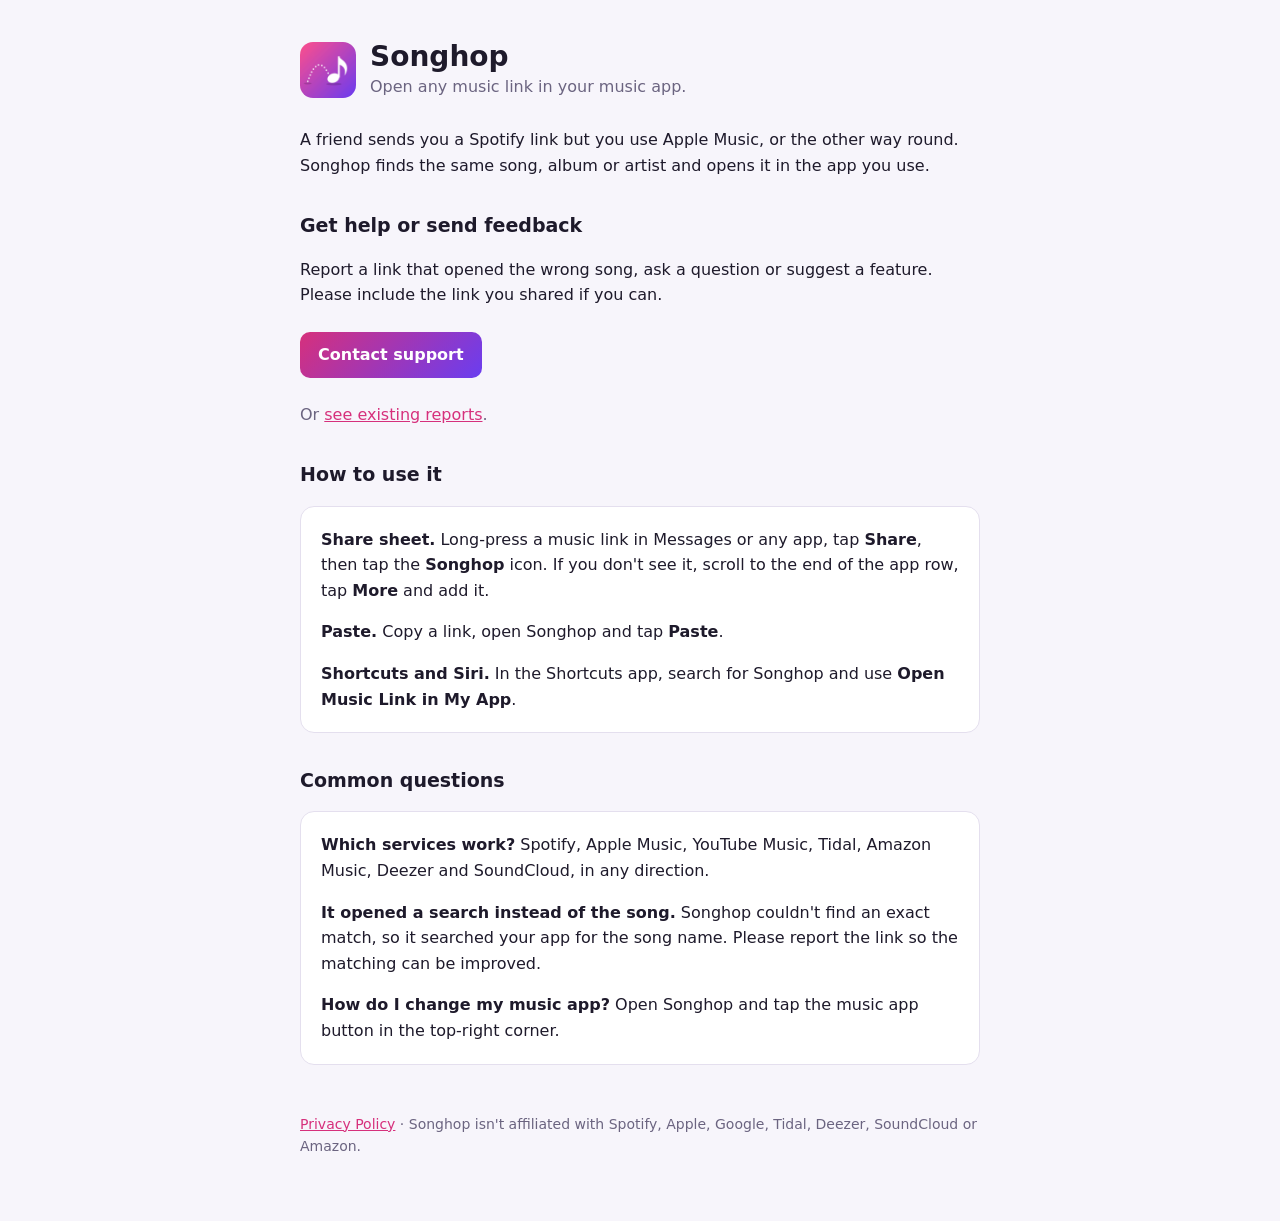
<file: index.html>
<!doctype html>
<html lang="en">
<head>
<meta charset="utf-8">
<meta name="viewport" content="width=device-width, initial-scale=1">
<title>Songhop Support</title>
<meta name="description" content="Help and support for Songhop, the app that opens music links in your own music app.">
<link rel="icon" href="icon.png">
<link rel="stylesheet" href="style.css">
</head>
<body>
<main>
  <header>
    <img src="icon.png" alt="">
    <div>
      <h1>Songhop</h1>
      <div class="muted">Open any music link in your music app.</div>
    </div>
  </header>

  <p>A friend sends you a Spotify link but you use Apple Music, or the other way round. Songhop finds the same song, album or artist and opens it in the app you use.</p>

  <h2>Get help or send feedback</h2>
  <p>Report a link that opened the wrong song, ask a question or suggest a feature. Please include the link you shared if you can.</p>
  <a class="button" href="https://github.com/CloudyMcFox/songhop/issues/new">Contact support</a>
  <p class="muted">Or <a href="https://github.com/CloudyMcFox/songhop/issues">see existing reports</a>.</p>

  <h2>How to use it</h2>
  <div class="card">
    <p><b>Share sheet.</b> Long-press a music link in Messages or any app, tap <b>Share</b>, then tap the <b>Songhop</b> icon. If you don't see it, scroll to the end of the app row, tap <b>More</b> and add it.</p>
    <p><b>Paste.</b> Copy a link, open Songhop and tap <b>Paste</b>.</p>
    <p><b>Shortcuts and Siri.</b> In the Shortcuts app, search for Songhop and use <b>Open Music Link in My App</b>.</p>
  </div>

  <h2>Common questions</h2>
  <div class="card">
    <p><b>Which services work?</b> Spotify, Apple Music, YouTube Music, Tidal, Amazon Music, Deezer and SoundCloud, in any direction.</p>
    <p><b>It opened a search instead of the song.</b> Songhop couldn't find an exact match, so it searched your app for the song name. Please report the link so the matching can be improved.</p>
    <p><b>How do I change my music app?</b> Open Songhop and tap the music app button in the top-right corner.</p>
  </div>

  <footer>
    <a href="privacy.html">Privacy Policy</a> · Songhop isn't affiliated with Spotify, Apple, Google, Tidal, Deezer, SoundCloud or Amazon.
  </footer>
</main>
</body>
</html>
</file>
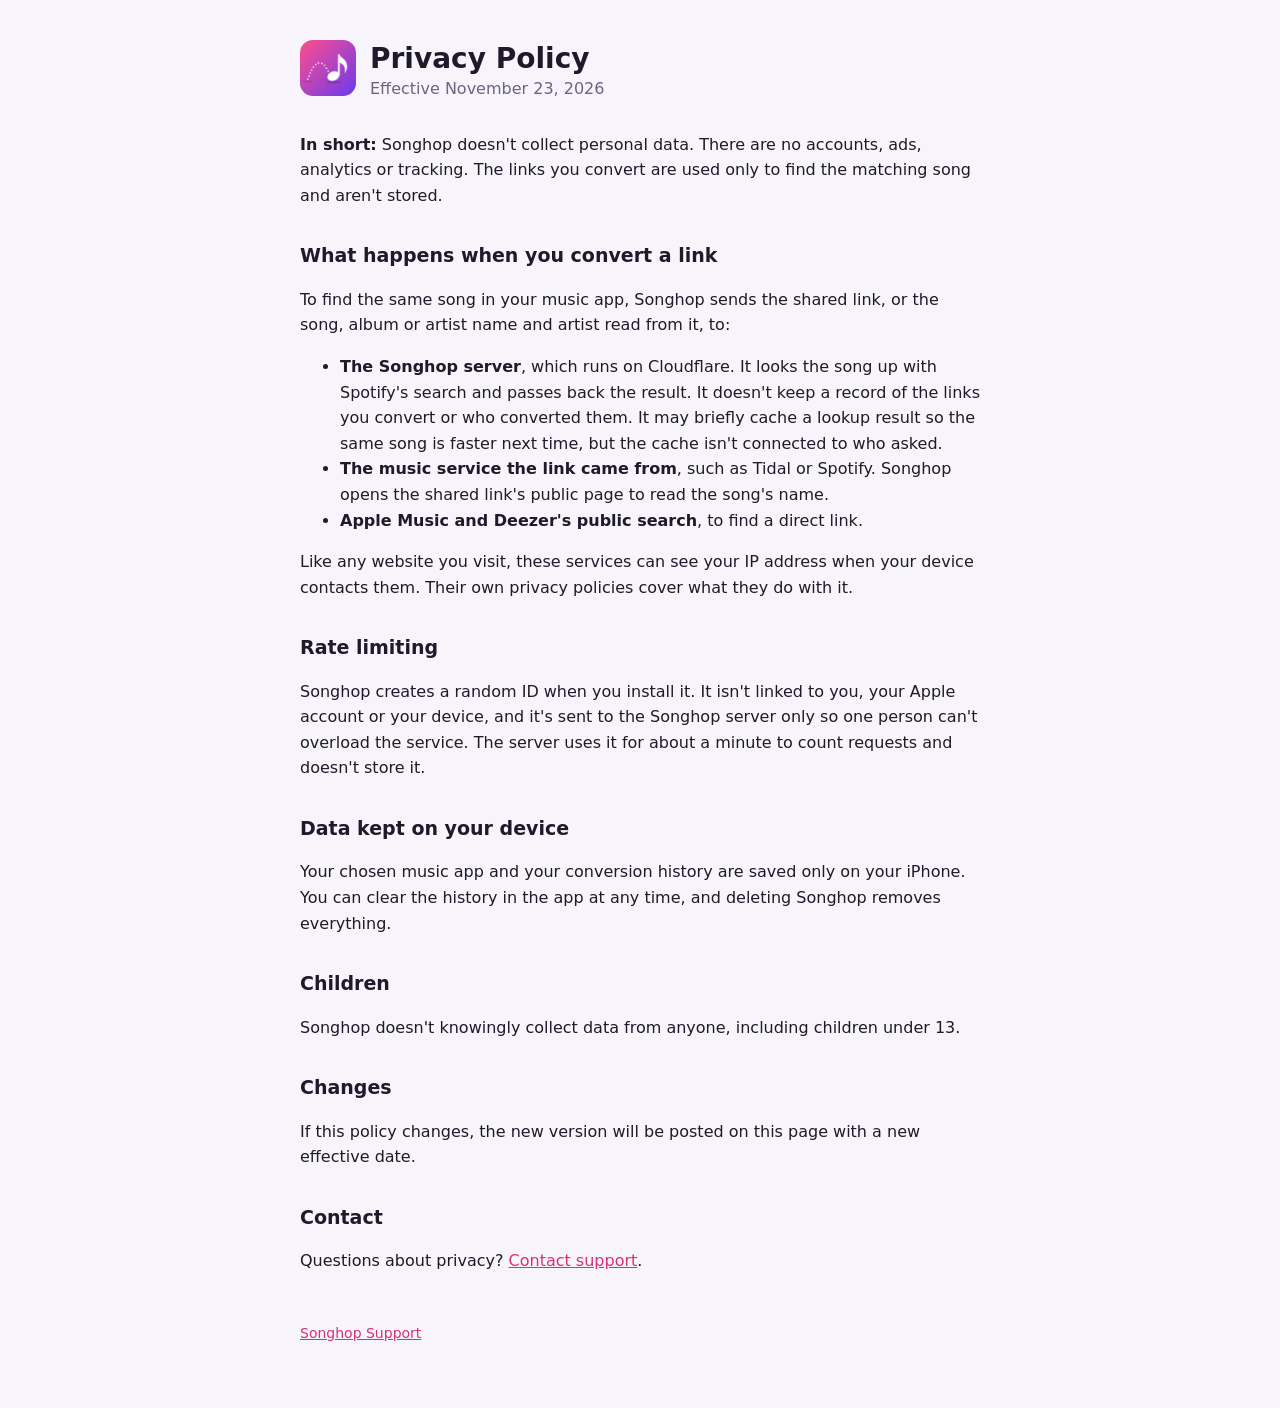
<file: privacy.html>
<!doctype html>
<html lang="en">
<head>
<meta charset="utf-8">
<meta name="viewport" content="width=device-width, initial-scale=1">
<title>Songhop Privacy Policy</title>
<meta name="description" content="How Songhop handles your data: it doesn't collect personal data, track you or show ads.">
<link rel="icon" href="icon.png">
<link rel="stylesheet" href="style.css">
</head>
<body>
<main>
  <header>
    <a href="./"><img src="icon.png" alt="Songhop"></a>
    <div>
      <h1>Privacy Policy</h1>
      <div class="muted">Effective November 23, 2026</div>
    </div>
  </header>

  <p><b>In short:</b> Songhop doesn't collect personal data. There are no accounts, ads, analytics or tracking. The links you convert are used only to find the matching song and aren't stored.</p>

  <h2>What happens when you convert a link</h2>
  <p>To find the same song in your music app, Songhop sends the shared link, or the song, album or artist name and artist read from it, to:</p>
  <ul>
    <li><b>The Songhop server</b>, which runs on Cloudflare. It looks the song up with Spotify's search and passes back the result. It doesn't keep a record of the links you convert or who converted them. It may briefly cache a lookup result so the same song is faster next time, but the cache isn't connected to who asked.</li>
    <li><b>The music service the link came from</b>, such as Tidal or Spotify. Songhop opens the shared link's public page to read the song's name.</li>
    <li><b>Apple Music and Deezer's public search</b>, to find a direct link.</li>
  </ul>
  <p>Like any website you visit, these services can see your IP address when your device contacts them. Their own privacy policies cover what they do with it.</p>

  <h2>Rate limiting</h2>
  <p>Songhop creates a random ID when you install it. It isn't linked to you, your Apple account or your device, and it's sent to the Songhop server only so one person can't overload the service. The server uses it for about a minute to count requests and doesn't store it.</p>

  <h2>Data kept on your device</h2>
  <p>Your chosen music app and your conversion history are saved only on your iPhone. You can clear the history in the app at any time, and deleting Songhop removes everything.</p>

  <h2>Children</h2>
  <p>Songhop doesn't knowingly collect data from anyone, including children under 13.</p>

  <h2>Changes</h2>
  <p>If this policy changes, the new version will be posted on this page with a new effective date.</p>

  <h2>Contact</h2>
  <p>Questions about privacy? <a href="https://github.com/CloudyMcFox/songhop/issues/new">Contact support</a>.</p>

  <footer><a href="./">Songhop Support</a></footer>
</main>
</body>
</html>
</file>
<file: style.css>
:root {
  --bg: #f7f5fb; --surface: #fff; --fg: #1e1a2b; --muted: #6b6480; --line: #e4dfee;
  --accent: #d6307c; --accent-2: #6a3df0;
  color-scheme: light dark;
}
@media (prefers-color-scheme: dark) {
  :root { --bg: #15121d; --surface: #1e1a29; --fg: #ece8f5; --muted: #a39cb8; --line: #2f2a3d; --accent: #ff5fa2; --accent-2: #9d7bff; }
}
* { box-sizing: border-box; }
body {
  margin: 0; background: var(--bg); color: var(--fg);
  font: 16px/1.6 -apple-system, BlinkMacSystemFont, "SF Pro Text", "Inter", system-ui, sans-serif;
  padding: 40px max(16px, env(safe-area-inset-left)) 64px;
}
main { max-width: 680px; margin: 0 auto; }
header { display: flex; align-items: center; gap: 14px; margin-bottom: 28px; }
header img { width: 56px; height: 56px; border-radius: 13px; }
header a { color: inherit; text-decoration: none; }
h1 { font-size: 28px; line-height: 1.2; margin: 0; }
h2 { font-size: 19px; margin: 32px 0 8px; }
p, li { color: var(--fg); }
.muted { color: var(--muted); }
a { color: var(--accent); }
.card { background: var(--surface); border: 1px solid var(--line); border-radius: 14px; padding: 4px 20px; margin: 16px 0; }
.button {
  display: inline-block; background: linear-gradient(135deg, var(--accent), var(--accent-2)); color: #fff;
  text-decoration: none; font-weight: 600; padding: 10px 18px; border-radius: 10px; margin: 8px 0;
}
footer { margin-top: 48px; font-size: 14px; color: var(--muted); }
</file>
